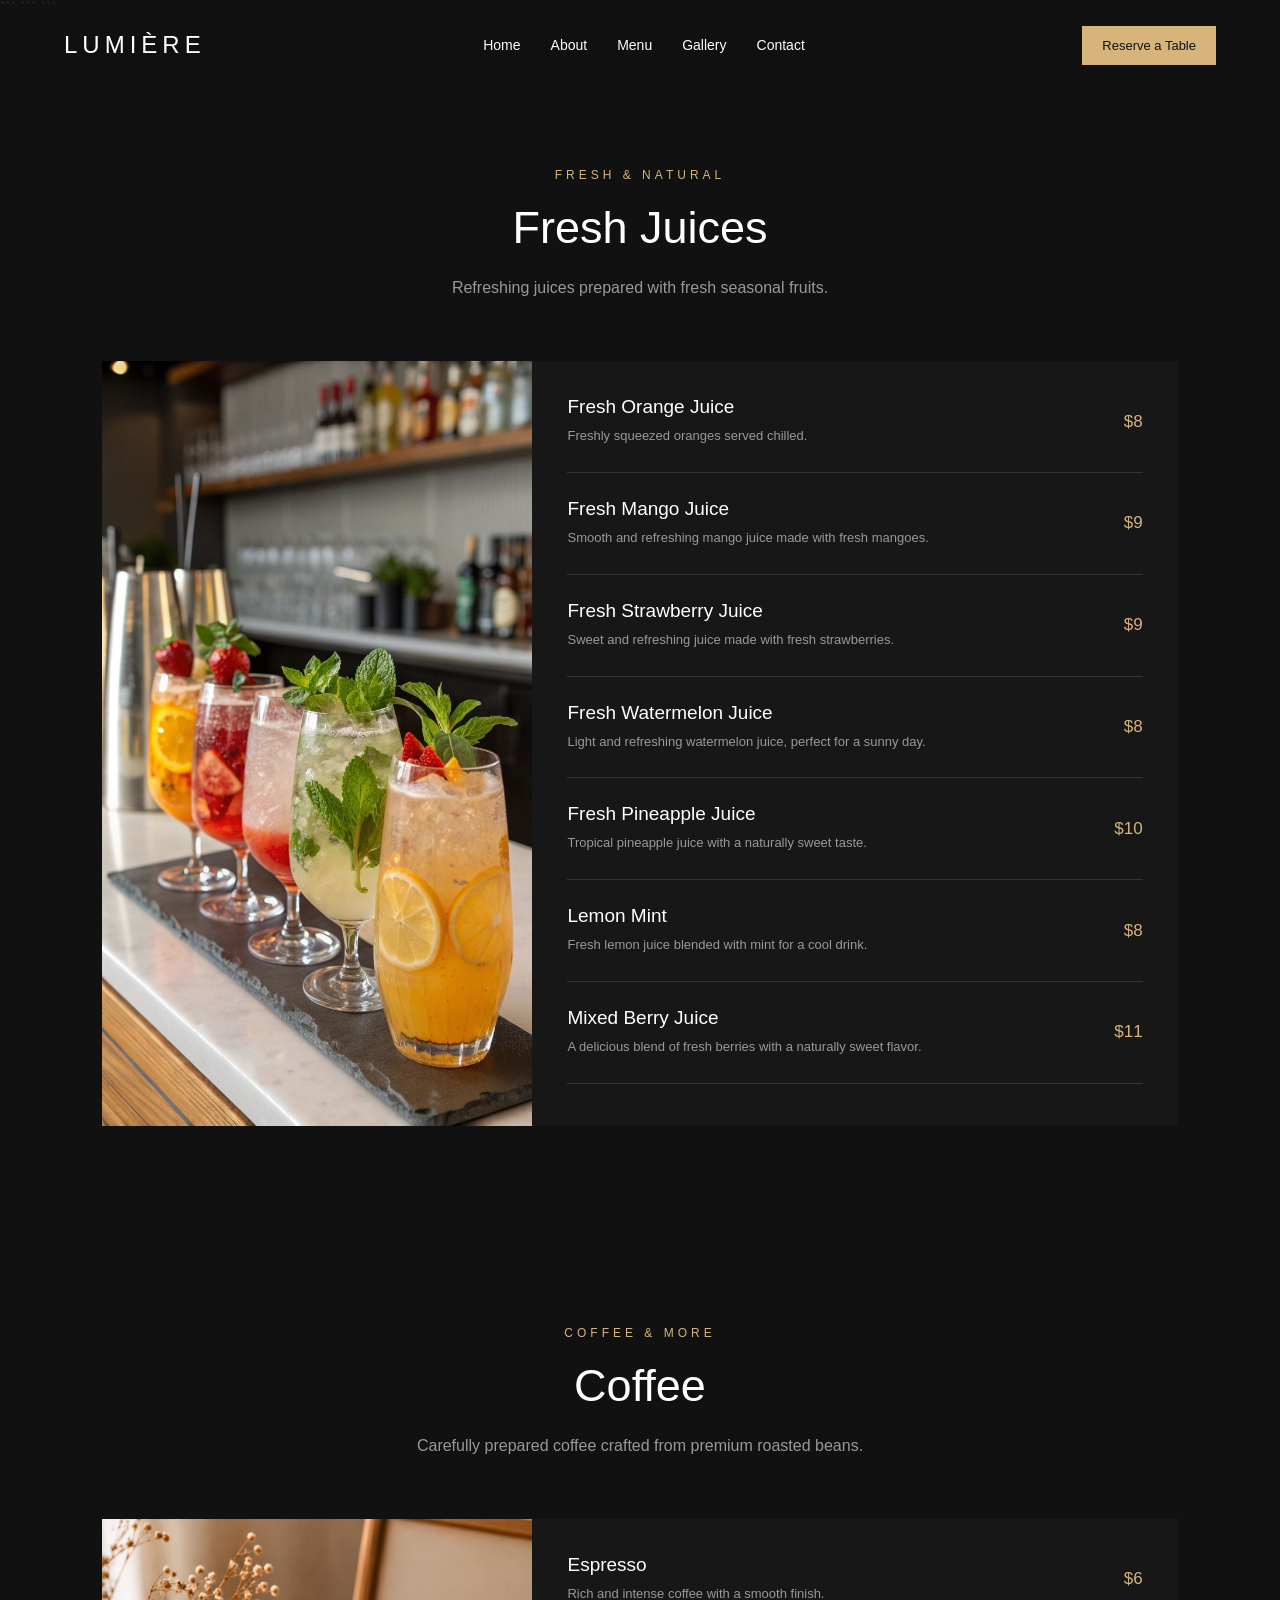
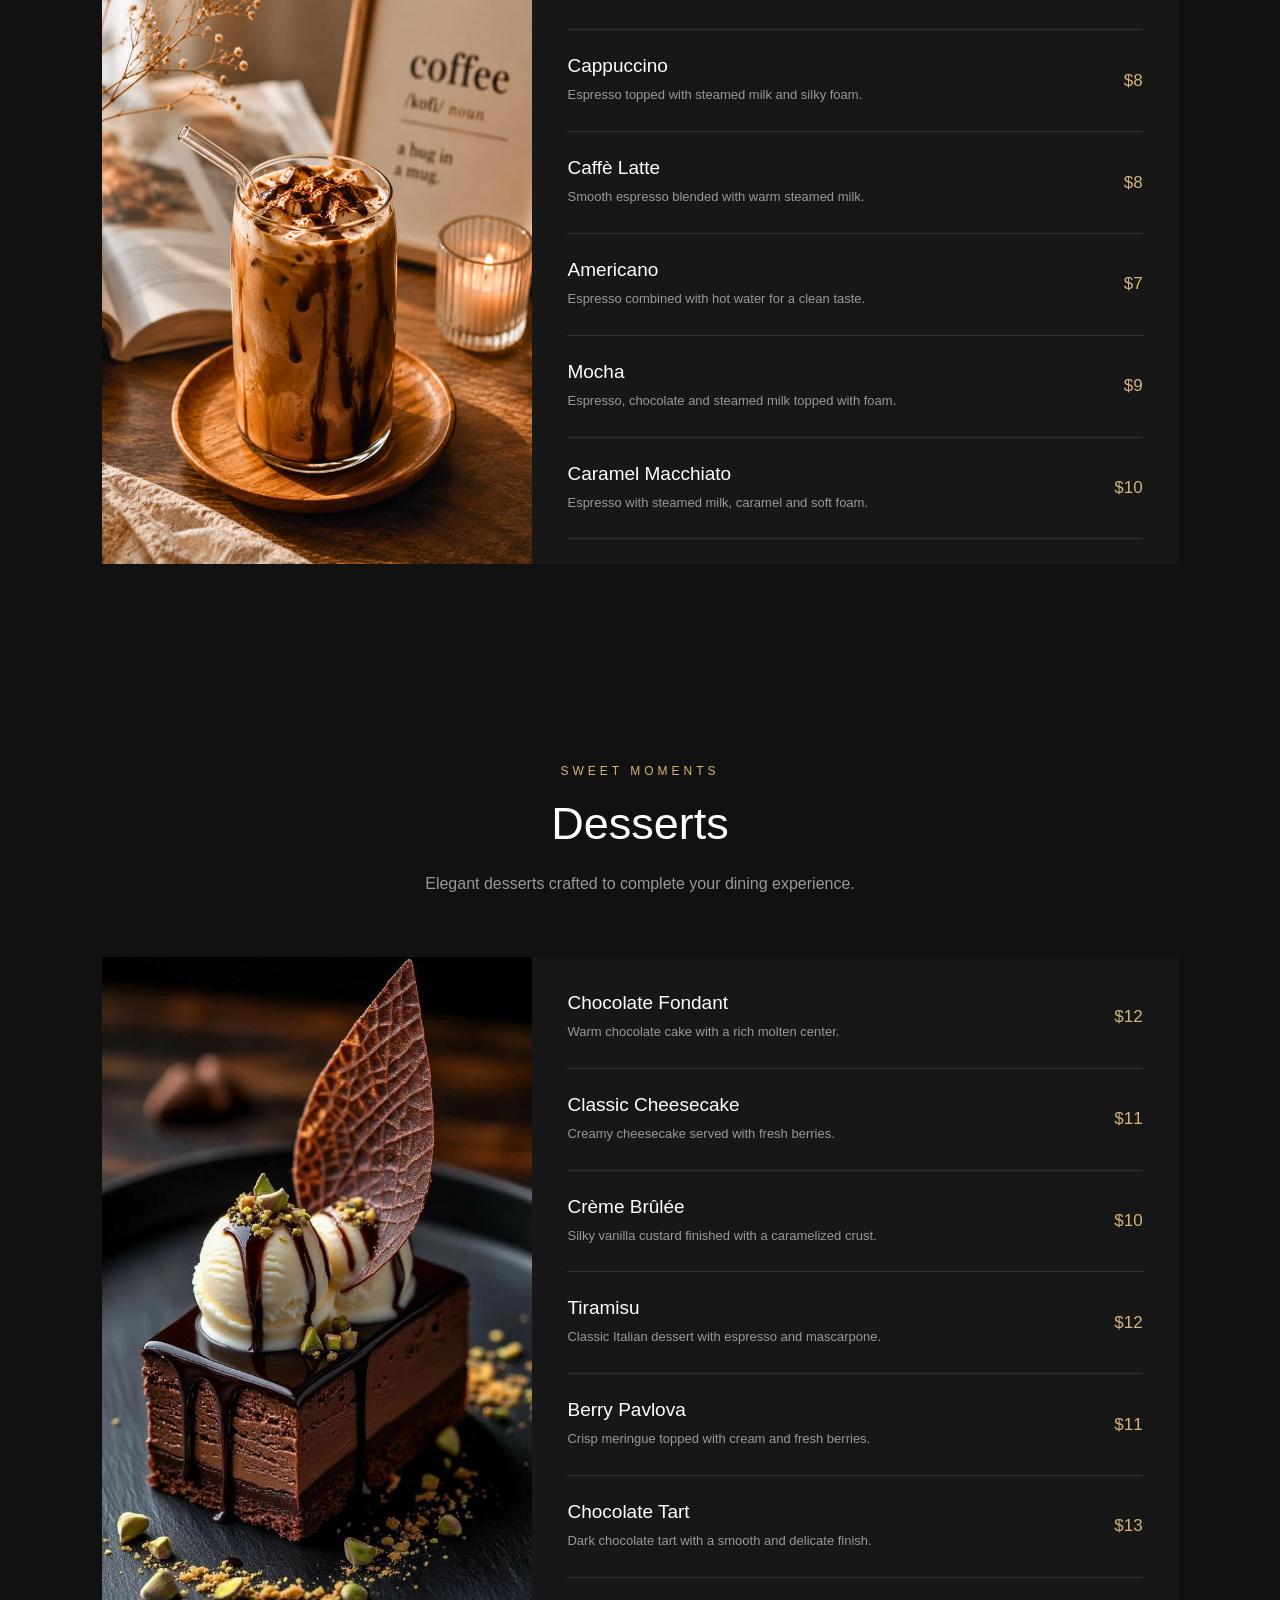
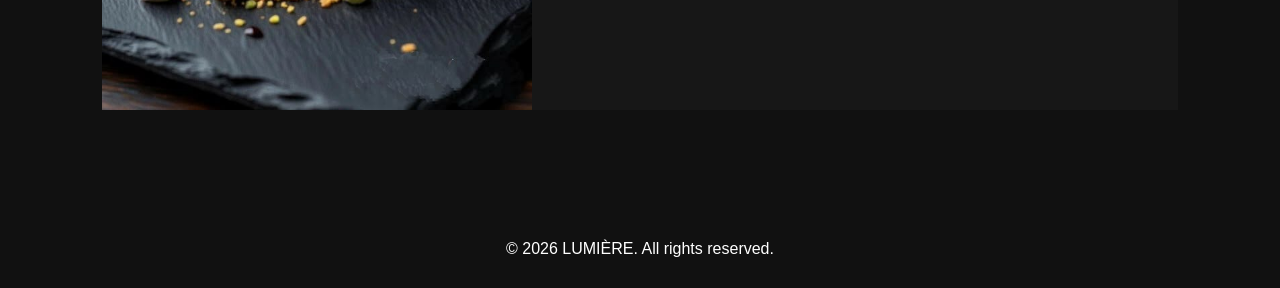
<file: juices.html>
<!DOCTYPE html>

<html lang="en">

<head>
    <meta charset="UTF-8">
    <meta name="viewport" content="width=device-width, initial-scale=1.0">

```
<title>Fresh Juices | LUMIÈRE</title>

<link rel="stylesheet" href="css/style.css">
```

</head>

<body>

```
<!-- ================= NAVBAR ================= -->

<header>
    <nav class="navbar">

        <a href="index.html" class="logo">LUMIÈRE</a>

        <ul class="nav-links">
            <li><a href="index.html#home">Home</a></li>
            <li><a href="index.html#about">About</a></li>
            <li><a href="index.html#menu">Menu</a></li>
            <li><a href="index.html#gallery">Gallery</a></li>
            <li><a href="index.html#contact">Contact</a></li>
        </ul>

        <button class="menu-toggle" type="button">
            ☰
        </button>

        <a href="index.html#reservation" class="reserve-btn">
            Reserve a Table
        </a>

    </nav>
</header>


<!-- ================= JUICES ================= -->

<section class="menu" style="padding-top: 150px;">

    <div class="menu-heading">

        <p class="section-title">FRESH & NATURAL</p>

        <h2>Fresh Juices</h2>

        <p>
            Refreshing juices prepared with fresh seasonal fruits.
        </p>

    </div>


  <div class="juice-menu">

    <!-- LEFT IMAGE -->
    <div class="juice-menu-image">
        <img src="assets/images/juice (2).jpg" alt="Fresh Juices">
    </div>


    <!-- RIGHT MENU -->
    <div class="juice-menu-items">

        <div class="juice-menu-item">
            <div>
                <h3>Fresh Orange Juice</h3>
                <p>Freshly squeezed oranges served chilled.</p>
            </div>
            <span>$8</span>
        </div>


        <div class="juice-menu-item">
            <div>
                <h3>Fresh Mango Juice</h3>
                <p>Smooth and refreshing mango juice made with fresh mangoes.</p>
            </div>
            <span>$9</span>
        </div>


        <div class="juice-menu-item">
            <div>
                <h3>Fresh Strawberry Juice</h3>
                <p>Sweet and refreshing juice made with fresh strawberries.</p>
            </div>
            <span>$9</span>
        </div>


        <div class="juice-menu-item">
            <div>
                <h3>Fresh Watermelon Juice</h3>
                <p>Light and refreshing watermelon juice, perfect for a sunny day.</p>
            </div>
            <span>$8</span>
        </div>


        <div class="juice-menu-item">
            <div>
                <h3>Fresh Pineapple Juice</h3>
                <p>Tropical pineapple juice with a naturally sweet taste.</p>
            </div>
            <span>$10</span>
        </div>


        <div class="juice-menu-item">
            <div>
                <h3>Lemon Mint</h3>
                <p>Fresh lemon juice blended with mint for a cool drink.</p>
            </div>
            <span>$8</span>
        </div>


        <div class="juice-menu-item">
            <div>
                <h3>Mixed Berry Juice</h3>
                <p>A delicious blend of fresh berries with a naturally sweet flavor.</p>
            </div>
            <span>$11</span>
        </div>

    </div>

</div>


</section>
<!-- ================= COFFEE ================= -->

<section class="menu">

    <div class="menu-heading">

        <p class="section-title">COFFEE & MORE</p>

        <h2>Coffee</h2>

        <p>
            Carefully prepared coffee crafted from premium roasted beans.
        </p>

    </div>


    <div class="juice-menu">

        <!-- LEFT IMAGE -->
        <div class="juice-menu-image">
            <img src="assets/images/coffee.jpg" alt="Coffee">
        </div>


        <!-- RIGHT MENU -->
        <div class="juice-menu-items">

            <div class="juice-menu-item">
                <div>
                    <h3>Espresso</h3>
                    <p>Rich and intense coffee with a smooth finish.</p>
                </div>
                <span>$6</span>
            </div>


            <div class="juice-menu-item">
                <div>
                    <h3>Cappuccino</h3>
                    <p>Espresso topped with steamed milk and silky foam.</p>
                </div>
                <span>$8</span>
            </div>


            <div class="juice-menu-item">
                <div>
                    <h3>Caffè Latte</h3>
                    <p>Smooth espresso blended with warm steamed milk.</p>
                </div>
                <span>$8</span>
            </div>


            <div class="juice-menu-item">
                <div>
                    <h3>Americano</h3>
                    <p>Espresso combined with hot water for a clean taste.</p>
                </div>
                <span>$7</span>
            </div>


            <div class="juice-menu-item">
                <div>
                    <h3>Mocha</h3>
                    <p>Espresso, chocolate and steamed milk topped with foam.</p>
                </div>
                <span>$9</span>
            </div>


            <div class="juice-menu-item">
                <div>
                    <h3>Caramel Macchiato</h3>
                    <p>Espresso with steamed milk, caramel and soft foam.</p>
                </div>
                <span>$10</span>
            </div>

        </div>

    </div>

</section>
<!-- ================= DESSERTS ================= -->

<section class="menu">

    <div class="menu-heading">

        <p class="section-title">SWEET MOMENTS</p>

        <h2>Desserts</h2>

        <p>
            Elegant desserts crafted to complete your dining experience.
        </p>

    </div>


    <div class="juice-menu">

        <!-- LEFT IMAGE -->
        <div class="juice-menu-image">
            <img src="assets/images/dessert.jpg" alt="Desserts">
        </div>


        <!-- RIGHT MENU -->
        <div class="juice-menu-items">

            <div class="juice-menu-item">
                <div>
                    <h3>Chocolate Fondant</h3>
                    <p>Warm chocolate cake with a rich molten center.</p>
                </div>
                <span>$12</span>
            </div>


            <div class="juice-menu-item">
                <div>
                    <h3>Classic Cheesecake</h3>
                    <p>Creamy cheesecake served with fresh berries.</p>
                </div>
                <span>$11</span>
            </div>


            <div class="juice-menu-item">
                <div>
                    <h3>Crème Brûlée</h3>
                    <p>Silky vanilla custard finished with a caramelized crust.</p>
                </div>
                <span>$10</span>
            </div>


            <div class="juice-menu-item">
                <div>
                    <h3>Tiramisu</h3>
                    <p>Classic Italian dessert with espresso and mascarpone.</p>
                </div>
                <span>$12</span>
            </div>


            <div class="juice-menu-item">
                <div>
                    <h3>Berry Pavlova</h3>
                    <p>Crisp meringue topped with cream and fresh berries.</p>
                </div>
                <span>$11</span>
            </div>


            <div class="juice-menu-item">
                <div>
                    <h3>Chocolate Tart</h3>
                    <p>Dark chocolate tart with a smooth and delicate finish.</p>
                </div>
                <span>$13</span>
            </div>

        </div>

    </div>

</section>

<!-- ================= FOOTER ================= -->

<footer style="text-align: center; padding: 30px;">
    <p>© 2026 LUMIÈRE. All rights reserved.</p>
</footer>

</body>

</html>
</file>
<file: css/style.css>
* {
    margin: 0;
    padding: 0;
    box-sizing: border-box;
}
html {
    scroll-behavior: smooth;
}
section {
    scroll-margin-top: 90px;
}
body {
    font-family: Arial, sans-serif;
    background-color: #111;
    color: white;
}

.hero {
    min-height: 100vh;

    display: flex;
    align-items: center;
    justify-content: center;

    text-align: center;

    position: relative;

    background:
        linear-gradient(
            rgba(0, 0, 0, 0.55),
            rgba(0, 0, 0, 0.65)
        ),
        url("../assets/images/restaurant.jpg");

    background-size: cover;
    background-position: center;
}

.hero h1 {
    font-size: 70px;
    letter-spacing: 5px;
    margin-bottom: 20px;
}

.hero p {
    font-size: 18px;
    color: #ccc;
}
/* ================= NAVBAR ================= */

header {
    position: fixed;
    top: 0;
    left: 0;
    width: 100%;

    background-color: rgba(17, 17, 17, 0.75);
    backdrop-filter: blur(10px);

    z-index: 1000;
}

.navbar {
    width: 90%;
    max-width: 1200px;
    height: 90px;

    margin: auto;

    display: flex;
    align-items: center;
    justify-content: space-between;
}

.logo {
    color: white;
    text-decoration: none;

    font-size: 24px;
    letter-spacing: 5px;
}

.nav-links {
    display: flex;
    gap: 30px;

    list-style: none;
}

.nav-links a {
    color: white;
    text-decoration: none;

    font-size: 14px;

    transition: 0.3s;
}

.nav-links a:hover {
    color: #d6b47c;
}

.reserve-btn {
    color: #111;
    background-color: #d6b47c;

    text-decoration: none;

    padding: 12px 20px;

    font-size: 13px;

    transition: 0.3s;
}

.reserve-btn:hover {
    background-color: white;
}


/* ================= HERO ================= */

.small-title {
    color: #d6b47c;

    font-size: 12px;
    letter-spacing: 4px;

    margin-bottom: 20px;
}

.hero-description {
    color: #ccc;

    font-size: 18px;

    margin-top: 20px;
}

.hero-buttons {
    display: flex;
    justify-content: center;
    gap: 15px;

    margin-top: 30px;
}

.primary-btn,
.secondary-btn {
    padding: 14px 25px;

    text-decoration: none;

    font-size: 13px;

    transition: 0.3s;
}

.primary-btn {
    background-color: #d6b47c;
    color: #111;
}

.primary-btn:hover {
    background-color: white;
}

.secondary-btn {
    border: 1px solid white;
    color: white;
}

.secondary-btn:hover {
    background-color: white;
    color: #111;
}
/* ================= ABOUT ================= */

.about {
    min-height: 80vh;
    padding: 100px 8%;

    display: flex;
    align-items: center;
    gap: 80px;

    background-color: #171717;
}

.about-image {
    flex: 1;
}

.about-image img {
    width: 100%;
    height: 500px;
    object-fit: cover;
}

.about-content {
    flex: 1;
    max-width: 550px;
}

.section-title {
    color: #d6b47c;
    font-size: 12px;
    letter-spacing: 4px;
    margin-bottom: 20px;
}

.about-content h2 {
    font-size: 45px;
    font-weight: 400;
    margin-bottom: 25px;
}

.about-content p {
    color: #aaa;
    font-size: 16px;
    line-height: 1.8;
    margin-bottom: 20px;
}

.about-btn {
    display: inline-block;
    margin-top: 10px;

    padding: 14px 25px;

    background-color: #d6b47c;
    color: #111;

    text-decoration: none;
    font-size: 13px;

    transition: 0.3s;
}

.about-btn:hover {
    background-color: white;
}
/* ================= MENU ================= */

.menu {
    padding: 100px 8%;
    background-color: #111;
}

.menu-heading {
    text-align: center;
    max-width: 650px;
    margin: 0 auto 60px;
}

.menu-heading h2 {
    font-size: 45px;
    font-weight: 400;
    margin-bottom: 20px;
}

.menu-heading > p:last-child {
    color: #999;
    line-height: 1.7;
}

.menu-grid {
    display: grid;
    grid-template-columns: repeat(3, 1fr);
    gap: 30px;
}

.menu-card {
    background-color: #1a1a1a;
    overflow: hidden;
}

.menu-card img {
    width: 100%;
    height: 240px;
    object-fit: cover;
    display: block;
}

.menu-info {
    padding: 25px;
}

.menu-info h3 {
    font-size: 20px;
    font-weight: 400;
    margin-bottom: 12px;
}

.menu-info p {
    color: #999;
    font-size: 14px;
    line-height: 1.6;
    margin-bottom: 18px;
}

.menu-info span {
    color: #d6b47c;
    font-size: 16px;
}
/* ================= GALLERY ================= */

.gallery {
    padding: 100px 8%;
    background-color: #111;
}

.gallery-heading {
    text-align: center;
    max-width: 650px;
    margin: 0 auto 60px;
}

.gallery-heading h2 {
    font-size: 45px;
    font-weight: 400;
    margin-bottom: 20px;
}

.gallery-heading p:last-child {
    color: #999;
    line-height: 1.7;
}

.gallery-grid {
    display: grid;
    grid-template-columns: repeat(3, 1fr);
    gap: 15px;
}

.gallery-grid img {
    width: 100%;
    height: 280px;
    object-fit: cover;
    display: block;

    transition: 0.3s;
}

.gallery-grid img:hover {
    transform: scale(1.03);
}
/* ================= RESERVATION ================= */

.reservation {
    padding: 100px 8%;
    background-color: #171717;
}

.reservation-content {
    max-width: 800px;
    margin: auto;
    text-align: center;
}

.reservation-content h2 {
    font-size: 45px;
    font-weight: 400;
    margin-bottom: 20px;
}

.reservation-content > p:not(.section-title) {
    color: #999;
    line-height: 1.7;
    margin-bottom: 40px;
}

.reservation-form {
    display: grid;
    grid-template-columns: 1fr 1fr;
    gap: 15px;
}

.reservation-form input:not([type="checkbox"]),
.reservation-form select {
    width: 100%;
    padding: 15px;

    background-color: #111;
    border: 1px solid #333;

    color: white;
    font-size: 14px;

    outline: none;
}

.reservation-form input:not([type="checkbox"]):focus,
.reservation-form select:focus {
    border-color: #d6b47c;
}

.reservation-form button {
    grid-column: 1 / -1;

    padding: 15px;

    background-color: #d6b47c;
    color: #111;

    border: none;

    font-size: 13px;
    cursor: pointer;

    transition: 0.3s;
}

.reservation-form button:hover {
    background-color: white;
}
/* ================= CONTACT ================= */

.contact {
    padding: 100px 8%;
    background-color: #111;
}

.contact-content {
    max-width: 700px;
    margin: auto;
    text-align: center;
}

.contact-content h2 {
    font-size: 45px;
    font-weight: 400;
    margin-bottom: 20px;
}

.contact-content > p:not(.section-title) {
    color: #999;
    line-height: 1.7;
    margin-bottom: 40px;
}

.contact-info {
    display: flex;
    justify-content: center;
    gap: 30px;
    flex-wrap: wrap;
}

.contact-info p {
    color: #ccc;
    font-size: 14px;
}
/* ================= FOOTER ================= */

.footer {
    padding: 50px 8%;
    background-color: #0b0b0b;
    border-top: 1px solid #222;
}

.footer-content {
    max-width: 1000px;
    margin: auto;
    text-align: center;
}

.footer-logo {
    display: inline-block;

    color: white;
    text-decoration: none;

    font-size: 24px;
    letter-spacing: 5px;

    margin-bottom: 15px;
}

.footer-content > p {
    color: #777;
    font-size: 14px;
    margin-bottom: 25px;
}

.footer-links {
    display: flex;
    justify-content: center;
    gap: 25px;
    flex-wrap: wrap;

    margin-bottom: 30px;
}

.footer-links a {
    color: #aaa;
    text-decoration: none;
    font-size: 13px;

    transition: 0.3s;
}

.footer-links a:hover {
    color: #d6b47c;
}

.footer .copyright {
    color: #555;
    font-size: 12px;
    margin: 0;
}
.menu-toggle {
    display: none;
}
/* ================= RESPONSIVE ================= */

@media (max-width: 768px) {

    .navbar {
        height: 70px;
    }

    .nav-links {
    display: none;

    position: absolute;
    top: 70px;
    left: 0;

    width: 100%;

    flex-direction: column;
    gap: 0;

    background-color: rgba(17, 17, 17, 0.97);

    padding: 15px 0;
}

.nav-links.active {
    display: flex;
}

.nav-links li {
    text-align: center;
    padding: 14px 0;
}

.menu-toggle {
    display: block;

    background: none;
    border: none;

    color: white;

    font-size: 25px;

    cursor: pointer;
}
    .logo {
        font-size: 20px;
    }

    .reserve-btn {
        padding: 10px 14px;
        font-size: 12px;
    }


    /* HERO */

    .hero {
        padding: 0 20px;
    }

    .hero h1 {
        font-size: 48px;
    }

    .hero-description {
        font-size: 16px;
    }

    .hero-buttons {
        flex-direction: column;
        align-items: center;
    }

    .primary-btn,
    .secondary-btn {
        width: 200px;
    }


    /* ABOUT */

    .about {
        flex-direction: column;
        padding: 70px 20px;
        gap: 40px;
    }

    .about-image img {
        height: 350px;
    }

    .about-content h2 {
        font-size: 35px;
    }


    /* MENU */

    .menu {
        padding: 70px 20px;
    }

    .menu-grid {
        grid-template-columns: 1fr;
    }


    /* GALLERY */

    .gallery {
        padding: 70px 20px;
    }

    .gallery-grid {
        grid-template-columns: 1fr;
    }


    /* RESERVATION */

    .reservation {
        padding: 70px 20px;
    }

    .reservation-form {
        grid-template-columns: 1fr;
    }


    /* CONTACT */

    .contact {
        padding: 70px 20px;
    }

    .contact-content h2 {
        font-size: 35px;
    }


    /* FOOTER */

    .footer {
        padding: 40px 20px;
    }

}
@media (max-width: 480px) {

    .hero h1 {
        font-size: 38px;
        letter-spacing: 3px;
    }

    .hero-description {
        font-size: 15px;
    }

    .small-title {
        font-size: 10px;
        letter-spacing: 3px;
    }

}

/* ================= JUICE MENU ================= */

.juice-menu {
    max-width: 1100px;
    margin: 50px auto 0;

    display: grid;
    grid-template-columns: 40% 60%;

    background-color: #171717;
}

.juice-menu-image {
    height: 100%;
    min-height: 600px;
}

.juice-menu-image img {
    width: 100%;
    height: 100%;
    object-fit: cover;
    display: block;
}

.juice-menu-items {
    padding: 10px 35px;
}

.juice-menu-item {
    display: flex;
    justify-content: space-between;
    align-items: center;

    gap: 25px;

    padding: 25px 0;

    border-bottom: 1px solid #333;
}

.juice-menu-item h3 {
    font-size: 19px;
    font-weight: 400;
    margin-bottom: 8px;
}

.juice-menu-item p {
    color: #999;
    font-size: 13px;
    line-height: 1.6;
    margin: 0;
}

.juice-menu-item span {
    color: #d6b47c;
    font-size: 17px;
    white-space: nowrap;
}


/* ================= MOBILE ================= */

@media (max-width: 768px) {

    .juice-menu {
        grid-template-columns: 1fr;
    }

    .juice-menu-image {
        min-height: 300px;
    }

    .juice-menu-items {
        padding: 10px 20px;
    }

}
/* ================= PRE-ORDER ================= */

.preorder-section {
    grid-column: 1 / -1;

    margin-top: 15px;
    padding: 30px;

    background-color: #111;
    border: 1px solid #333;

    text-align: left;
}

.preorder-section h3 {
    color: white;
    font-size: 22px;
    font-weight: 400;
    margin-bottom: 8px;
}

.preorder-note {
    color: #888;
    font-size: 13px;
    margin-bottom: 25px;
}

.preorder-items {
    display: grid;
    grid-template-columns: 1fr 1fr;
    gap: 10px;
}

.preorder-item {
    display: flex;
    align-items: center;
    gap: 12px;

    padding: 14px;

    background-color: #171717;
    border: 1px solid #292929;

    cursor: pointer;
    transition: 0.3s;
}

.preorder-item:hover {
    border-color: #d6b47c;
}

.preorder-item input {
    accent-color: #d6b47c;
}

.preorder-item span {
    flex: 1;
    color: #ccc;
    font-size: 14px;
}

.preorder-item strong {
    color: #d6b47c;
    font-size: 14px;
}

.preorder-total {
    display: flex;
    justify-content: space-between;

    margin-top: 25px;
    padding-top: 20px;

    border-top: 1px solid #333;

    color: #ccc;
}

.preorder-total strong {
    color: #d6b47c;
}


/* ================= PRE-ORDER MOBILE ================= */

@media (max-width: 768px) {

    .preorder-section {
        padding: 20px;
    }

    .preorder-items {
        grid-template-columns: 1fr;
    }

}
.preorder-item input[type="checkbox"] {
    width: 18px;
    height: 18px;
    padding: 0;
    margin: 0;
    flex-shrink: 0;
}

.preorder-item {
    min-height: 55px;
}

.preorder-item:hover {
    background-color: #1d1d1d;
}
/* ================= QUANTITY CONTROLS ================= */

.preorder-info {
    display: flex;
    flex-direction: column;
    gap: 6px;
    flex: 1;
}

.quantity-control {
    display: flex;
    align-items: center;
    gap: 12px;
}

.quantity-control button {
    width: 30px;
    height: 30px;

    border: 1px solid #444;
    background-color: #111;
    color: #d6b47c;

    font-size: 18px;
    cursor: pointer;

    transition: 0.3s;
}

.quantity-control button:hover {
    background-color: #d6b47c;
    color: #111;
}

.quantity {
    min-width: 20px;
    text-align: center;
    color: white;
    font-size: 14px;
}
/* =========================
   PRE-ORDER MENU SELECTION
========================= */

.menu-selection {
    margin-bottom: 12px;
}

.menu-selection-header {
    width: 100%;
    display: flex;
    justify-content: space-between;
    align-items: center;
    padding: 17px 20px;
    background-color: #171717;
    border: 1px solid #333;
    color: #ccc;
    font-family: inherit;
    font-size: 14px;
    text-align: left;
    cursor: pointer;
    transition: 0.3s;
}

.menu-selection-header:hover {
    border-color: #d6b47c;
    color: #d6b47c;
}

.menu-arrow {
    color: #d6b47c;
    font-size: 12px;
    transition: transform 0.3s;
}

.menu-selection.active .menu-arrow {
    transform: rotate(180deg);
}

.menu-selection-content {
    display: none;
    grid-template-columns: 1fr 1fr;
    gap: 8px;
    padding: 10px;
    background-color: #111;
    border: 1px solid #333;
    border-top: none;
}

.menu-selection.active .menu-selection-content {
    display: grid;
}

.menu-option {
    display: flex;
    align-items: center;
    gap: 12px;
    padding: 13px 14px;
    background-color: #171717;
    border: 1px solid #292929;
    cursor: pointer;
    transition: 0.3s;
}

.menu-option:hover {
    border-color: #d6b47c;
    background-color: #1d1d1d;
}

.menu-option input[type="checkbox"] {
    width: 17px;
    height: 17px;
    padding: 0;
    margin: 0;
    flex-shrink: 0;
    accent-color: #d6b47c;
    cursor: pointer;
}

.menu-option span {
    flex: 1;
    color: #ccc;
    font-size: 14px;
}

.menu-option strong {
    color: #d6b47c;
    font-size: 14px;
    font-weight: 500;
}


/* Selected Items */

.selected-menu {
    margin-top: 25px;
    padding-top: 20px;
    border-top: 1px solid #333;
}

.selected-menu h4 {
    color: white;
    font-size: 16px;
    font-weight: 400;
    margin-bottom: 15px;
}

#selectedItems {
    display: flex;
    flex-direction: column;
    gap: 8px;
}

.selected-item {
    display: flex;
    align-items: center;
    gap: 15px;
    padding: 13px 15px;
    background-color: #171717;
    border: 1px solid #292929;
}

.selected-item-name {
    flex: 1;
    color: #ccc;
    font-size: 14px;
}

.quantity-controls {
    display: flex;
    align-items: center;
    gap: 10px;
}

.quantity-controls button {
    width: 28px;
    height: 28px;
    display: flex;
    align-items: center;
    justify-content: center;
    padding: 0;
    background-color: transparent;
    border: 1px solid #444;
    color: #d6b47c;
    font-size: 16px;
    line-height: 1;
    cursor: pointer;
}

.quantity-controls button:hover {
    border-color: #d6b47c;
    background-color: #222;
}

.quantity-controls span {
    min-width: 20px;
    text-align: center;
    color: white;
    font-size: 14px;
}

.selected-item-price {
    min-width: 55px;
    text-align: right;
    color: #d6b47c;
    font-size: 14px;
}


/* Total */

.preorder-total {
    display: flex;
    justify-content: space-between;
    align-items: center;
    margin-top: 18px;
    padding-top: 18px;
    border-top: 1px solid #333;
    color: #ccc;
}

.preorder-total strong {
    color: #d6b47c;
    font-size: 16px;
}


/* Mobile */

@media (max-width: 768px) {

    .menu-selection-content {
        grid-template-columns: 1fr;
    }

    .selected-item {
        gap: 8px;
        padding: 12px;
    }

    .selected-item-name {
        font-size: 13px;
    }

    .quantity-controls {
        gap: 6px;
    }

    .quantity-controls button {
        width: 27px;
        height: 27px;
    }
}
/* ================= ADMIN DASHBOARD ================= */

.admin-dashboard {
    min-height: 100vh;
    padding: 50px 6%;
    background-color: #0b0b0b;
    color: white;
}

.admin-header {
    margin-bottom: 40px;
}

.admin-header .section-title {
    color: #d6b47c;
    letter-spacing: 4px;
    font-size: 12px;
    margin-bottom: 10px;
}

.admin-header h1 {
    font-size: 38px;
    font-weight: 400;
    margin-bottom: 10px;
}

.admin-header p:last-child {
    color: #888;
    font-size: 14px;
}


/* ================= RESERVATIONS CONTAINER ================= */

.reservations-container {
    background-color: #111;
    border: 1px solid #292929;
    padding: 30px;
}

.reservations-header {
    display: flex;
    justify-content: space-between;
    align-items: center;
    margin-bottom: 25px;
    padding-bottom: 20px;
    border-bottom: 1px solid #292929;
}

.reservations-header h2 {
    font-size: 20px;
    font-weight: 400;
}

#reservationCount {
    color: #d6b47c;
    font-size: 13px;
}


/* ================= RESERVATION CARD ================= */

.reservation-card {
    display: grid;
    grid-template-columns: 1.2fr 1fr 1.5fr;
    gap: 30px;

    padding: 25px 0;
    border-bottom: 1px solid #242424;
}

.reservation-card:last-child {
    border-bottom: none;
}


/* Customer */

.reservation-info h3 {
    font-size: 17px;
    font-weight: 400;
    color: white;
    margin-bottom: 10px;
}

.reservation-info p {
    color: #777;
    font-size: 13px;
    margin: 5px 0;
}


/* Details */

.reservation-details {
    border-left: 1px solid #292929;
    padding-left: 25px;
}

.reservation-details p {
    color: #aaa;
    font-size: 13px;
    margin: 8px 0;
}

.reservation-details strong {
    color: #d6b47c;
    font-weight: 400;
}


/* Pre-order */

.reservation-preorder {
    border-left: 1px solid #292929;
    padding-left: 25px;
}

.reservation-preorder h4 {
    color: #d6b47c;
    font-size: 12px;
    letter-spacing: 2px;
    text-transform: uppercase;
    margin-bottom: 12px;
}

.reservation-preorder p {
    color: #aaa;
    font-size: 13px;
    line-height: 1.8;
    white-space: pre-line;
    margin-bottom: 10px;
}

.reservation-preorder strong {
    color: white;
    font-size: 14px;
    font-weight: 400;
}


/* ================= EMPTY STATE ================= */

#reservationsList:empty::before {
    content: "No reservations yet.";
    display: block;
    text-align: center;
    color: #666;
    padding: 50px 0;
}


/* ================= MOBILE ================= */

@media (max-width: 900px) {

    .admin-dashboard {
        padding: 35px 20px;
    }

    .admin-header h1 {
        font-size: 30px;
    }

    .reservations-container {
        padding: 20px;
    }

    .reservation-card {
        grid-template-columns: 1fr;
        gap: 20px;
    }

    .reservation-details,
    .reservation-preorder {
        border-left: none;
        border-top: 1px solid #292929;
        padding-left: 0;
        padding-top: 18px;
    }

}
</file>
